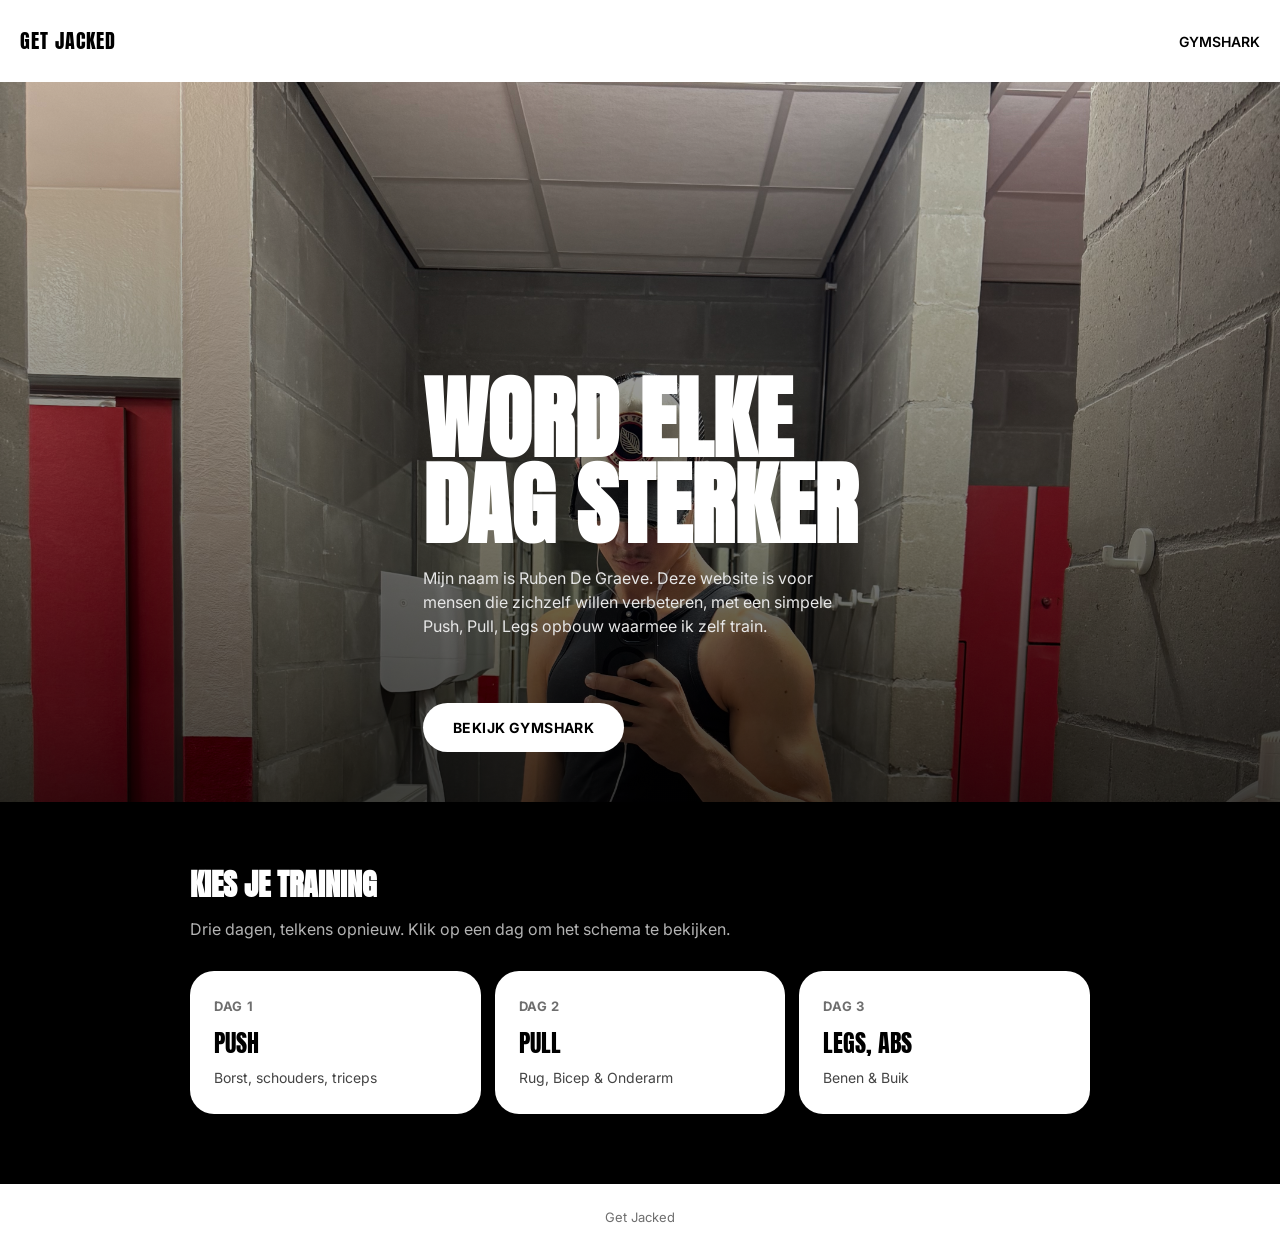
<file: index.html>
<!DOCTYPE html>
<html lang="nl">
<head>
<meta charset="UTF-8">
<meta name="viewport" content="width=device-width, initial-scale=1.0">
<title>GET JACKED</title>

<!-- Anton: dik, hoofdletter lettertype voor de titels, net als Gymshark gebruikt -->
<link rel="preconnect" href="https://fonts.googleapis.com">
<link href="https://fonts.googleapis.com/css2?family=Anton&family=Inter:wght@400;600;700&display=swap" rel="stylesheet">

<style>

  /* ===== Algemene stijl ===== */
  body {
    margin: 0;
    background-color: #ffffff;
    color: #000000;
    font-family: 'Inter', sans-serif;
    line-height: 1.5;
  }

  .inhoud {
    max-width: 900px;
    margin: 0 auto;
    padding: 0 20px;
  }

  /* ===== Bovenbalk ===== */
  .header {
    display: flex;
    justify-content: space-between;
    align-items: center;
    padding: 26px 20px;
  }

  .logo {
    font-family: 'Anton', sans-serif;
    font-size: 20px;
    letter-spacing: 0.05em;
  }

  .header a {
    color: #000000;
    text-decoration: none;
    font-weight: 600;
    font-size: 14px;
  }

  /* ===== Hero: grote foto met tekst erover ===== */
  .hero {
    position: relative;
    height: 80vh;
    min-height: 480px;
    background-image: linear-gradient(to top, rgba(0,0,0,0.75), rgba(0,0,0,0.15)), url('mezelf.jpg');
    background-size: cover;
    background-position: center 20%;
    display: flex;
    align-items: flex-end;
  }

  .hero-tekst {
    padding: 50px 20px;
    color: #ffffff;
  }

  .hero-tekst h1 {
    font-family: 'Anton', sans-serif;
    text-transform: uppercase;
    font-size: clamp(40px, 8vw, 90px);
    line-height: 0.95;
    margin: 0;
  }

  .hero-tekst p {
    max-width: 420px;
    margin-top: 18px;
    color: #e6e6e6;
  }

  .knop {
    display: inline-block;
    margin-top: 25px;
    background-color: #ffffff;
    color: #000000;
    text-decoration: none;
    font-weight: 700;
    font-size: 14px;
    text-transform: uppercase;
    letter-spacing: 0.03em;
    padding: 14px 30px;
    border-radius: 50px;   /* ronde "pil" knop, zoals Gymshark gebruikt */
  }

  /* ===== De 3 trainingsdagen, op zwarte achtergrond ===== */
  .dagen-sectie {
    background-color: #000000;
    color: #ffffff;
    padding: 60px 0 70px;
  }

  .dagen-titel h2 {
    font-family: 'Anton', sans-serif;
    text-transform: uppercase;
    font-size: 30px;
    margin: 0 0 10px 0;
  }

  .dagen-titel p {
    color: #b3b3b3;
    margin: 0 0 30px 0;
  }

  .dagen {
    display: flex;
    flex-wrap: wrap;
    gap: 14px;
  }

  .dag-kaart {
    flex: 1;
    min-width: 220px;
    background-color: #ffffff;
    color: #000000;
    text-decoration: none;
    padding: 26px 24px;
    border-radius: 24px;   /* zachte, ronde hoeken zoals de knoppen */
  }

  .dag-kaart:hover {
    background-color: #e6e6e6;
  }

  .dag-nummer {
    font-size: 13px;
    font-weight: 700;
    letter-spacing: 0.05em;
    color: #6e6e6e;
  }

  .dag-naam {
    font-family: 'Anton', sans-serif;
    text-transform: uppercase;
    font-size: 24px;
    margin-top: 8px;
  }

  .dag-uitleg {
    font-size: 14px;
    color: #444444;
    margin-top: 6px;
  }

  /* ===== Onderaan ===== */
  .footer {
    padding: 24px 20px;
    font-size: 13px;
    color: #6e6e6e;
    text-align: center;
  }

</style>
</head>

<body>

  <!-- Bovenbalk -->
  <div class="header">
    <div class="logo">GET JACKED</div>
    <a href="https://www.gymshark.com/" target="_blank">GYMSHARK</a>
  </div>

  <!-- Grote foto met titel erover -->
  <div class="hero">
    <div class="inhoud">
      <div class="hero-tekst">
        <h1>Word elke<br>dag sterker</h1>
        <p>Mijn naam is Ruben De Graeve. Deze website is voor mensen die zichzelf willen verbeteren, met een simpele Push, Pull, Legs opbouw waarmee ik zelf train.</p>
        <br>
        <a class="knop" href="https://www.gymshark.com/" target="_blank">Bekijk Gymshark</a>
      </div>
    </div>
  </div>

  <!-- De 3 trainingsdagen -->
  <div class="dagen-sectie">
    <div class="inhoud">
      <div class="dagen-titel">
        <h2>Kies je training</h2>
        <p>Drie dagen, telkens opnieuw. Klik op een dag om het schema te bekijken.</p>
      </div>
      <div class="dagen">
        <a class="dag-kaart" href="pushday.html">
          <div class="dag-nummer">DAG 1</div>
          <div class="dag-naam">Push</div>
          <div class="dag-uitleg">Borst, schouders, triceps</div>
        </a>
        <a class="dag-kaart" href="pullday.html">
          <div class="dag-nummer">DAG 2</div>
          <div class="dag-naam">Pull</div>
          <div class="dag-uitleg">Rug, Bicep & Onderarm</div>
        </a>
        <a class="dag-kaart" href="legsabs.html">
          <div class="dag-nummer">DAG 3</div>
          <div class="dag-naam">Legs, Abs</div>
          <div class="dag-uitleg">Benen & Buik</div>
        </a>
      </div>
    </div>
  </div>

  <!-- Onderbalk -->
  <div class="footer">
    Get Jacked
  </div>

</body>
</html>
</file>
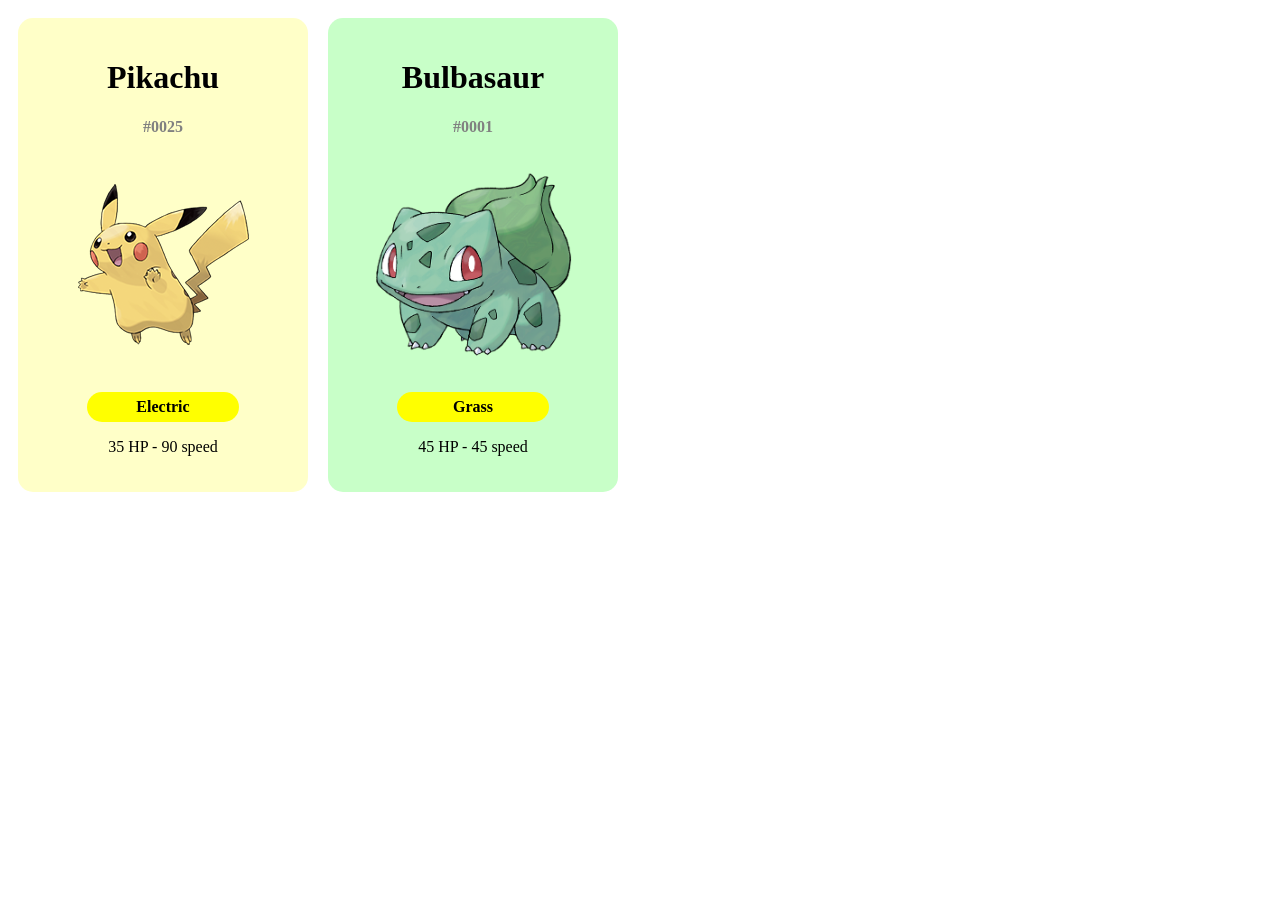
<file: pokemon/index.html>
<!DOCTYPE html>
<html lang="nl">
<head>
    <meta charset="UTF-8">
    <title>Pokemonkaarten</title>
    <style>
        * {
            font-family: verdana;
        }

        .pokemonkaart {
            width: 250px;
            margin: 10px;
            padding: 20px;
            border-radius: 15px;
            float: left;
        }

        .achtergrond-geel {
            background-color: #ffffc8;
        }

        .achtergrond-groen {
            background-color: #c8ffc8;
        }

        h1 {
            color: black;
            text-align: center;
        }

        h4 {
            color: gray;
            text-align: center;
        }

        img {
            width: 215px;
        }

        .type1 {
            border-radius: 20px;
            background-color: yellow;
            text-align: center;
            padding: 6px;
            width: 140px;
            margin: 10px auto;
            font-weight: bold;
        }

        p {
            text-align: center;
        }
    </style>
</head>
<body>

    <div class="pokemonkaart achtergrond-geel">
        <h1>Pikachu</h1>
        <h4>#0025</h4>
        <p><img src="025.png" alt="Pikachu"></p>
        <p class="type1">Electric</p>
        <p>35 HP - 90 speed</p>
    </div>

    <div class="pokemonkaart achtergrond-groen">
        <h1>Bulbasaur</h1>
        <h4>#0001</h4>
        <p><img src="001.png" alt="Bulbasaur"></p>
        <p class="type1">Grass</p>
        <p>45 HP - 45 speed</p>
    </div>

</body>
</html>
</file>
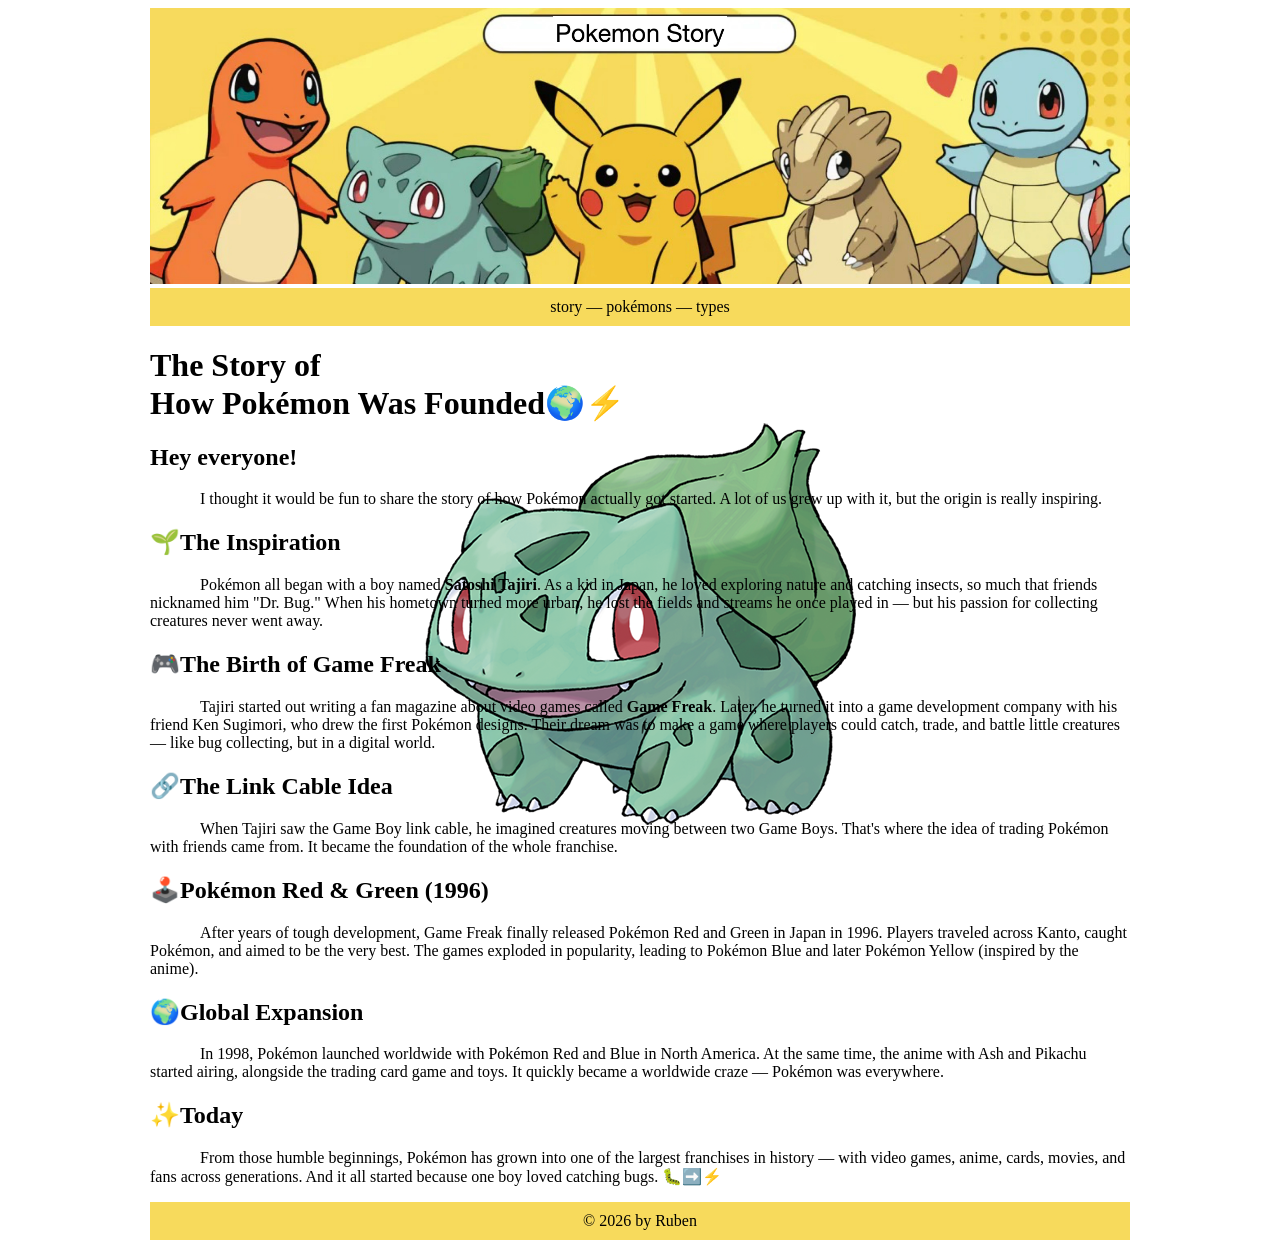
<file: story/index.html>
<!DOCTYPE html>
<html>
<head>
	<meta charset="UTF-8">
	<title>The Story</title>
	<link rel="stylesheet" href="style.css">
</head>
<body id="background">
	<img id="banner" src="img/banner.png" alt="banner">
	<div class="bar">
		<p><a href="index.html">story</a> &mdash; <a href="pokemons.html">pokémons</a> &mdash; <a href="types.html">types</a></p>
	</div>

	<h1>The Story of<br>How Pokémon Was Founded🌍⚡</h1>

	<h2>Hey everyone!</h2>
	<p>I thought it would be fun to share the story of how Pokémon actually got started. A lot of us grew up with it, but the origin is really inspiring.</p>

	<h2>🌱The Inspiration</h2>
	<p>Pokémon all began with a boy named <b>Satoshi Tajiri</b>. As a kid in Japan, he loved exploring nature and catching insects, so much that friends nicknamed him "Dr. Bug." When his hometown turned more urban, he lost the fields and streams he once played in &mdash; but his passion for collecting creatures never went away.</p>

	<h2>🎮The Birth of Game Freak</h2>
	<p>Tajiri started out writing a fan magazine about video games called <b>Game Freak</b>. Later, he turned it into a game development company with his friend Ken Sugimori, who drew the first Pokémon designs. Their dream was to make a game where players could catch, trade, and battle little creatures &mdash; like bug collecting, but in a digital world.</p>

	<h2>🔗The Link Cable Idea</h2>
	<p>When Tajiri saw the Game Boy link cable, he imagined creatures moving between two Game Boys. That's where the idea of trading Pokémon with friends came from. It became the foundation of the whole franchise.</p>

	<h2>🕹️Pokémon Red &amp; Green (1996)</h2>
	<p>After years of tough development, Game Freak finally released Pokémon Red and Green in Japan in 1996. Players traveled across Kanto, caught Pokémon, and aimed to be the very best. The games exploded in popularity, leading to Pokémon Blue and later Pokémon Yellow (inspired by the anime).</p>

	<h2>🌍Global Expansion</h2>
	<p>In 1998, Pokémon launched worldwide with Pokémon Red and Blue in North America. At the same time, the anime with Ash and Pikachu started airing, alongside the trading card game and toys. It quickly became a worldwide craze &mdash; Pokémon was everywhere.</p>

	<h2>✨Today</h2>
	<p>From those humble beginnings, Pokémon has grown into one of the largest franchises in history &mdash; with video games, anime, cards, movies, and fans across generations. And it all started because one boy loved catching bugs. 🐛➡️⚡</p>

	<div class="bar">
		<p>&copy; 2026 by Ruben</p>
	</div>
</body>
</html>
</file>
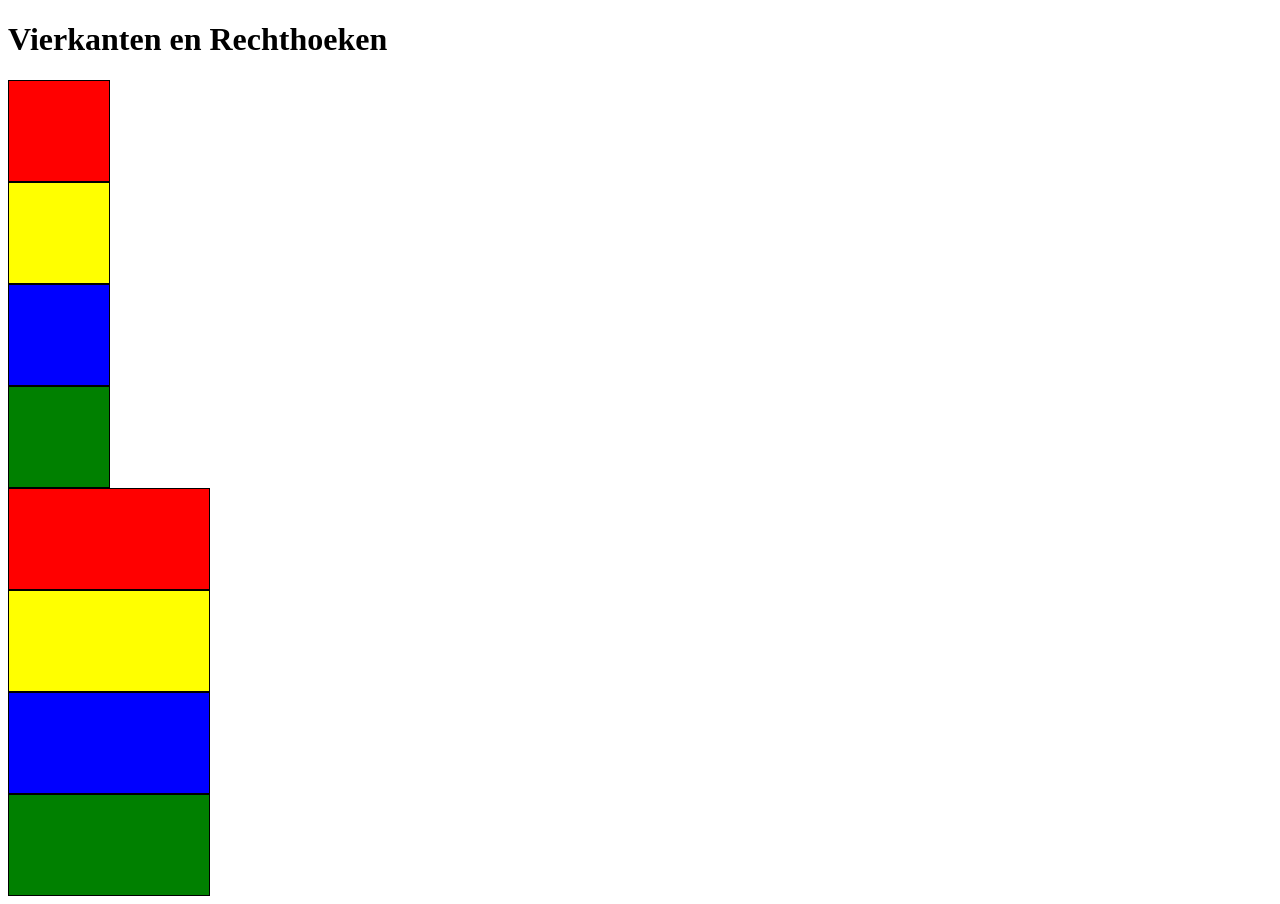
<file: vierkant/index.html>
<!DOCTYPE html>
<html>
<head>
    <title>Vierkant</title>
    <link rel="stylesheet" href="style.css">
</head>
<body>

    <h1>Vierkanten en Rechthoeken</h1>
    <div class = "vierkant rood"></div>
    <div class = "vierkant geel"></div>
    <div class = "vierkant blauw"></div>
    <div class = "vierkant groen"></div>

    <div class = "rechthoek rood"></div>
    <div class = "rechthoek geel"></div>
    <div class = "rechthoek blauw"></div>
    <div class = "rechthoek groen"></div>
    

</body>
</html>
</file>
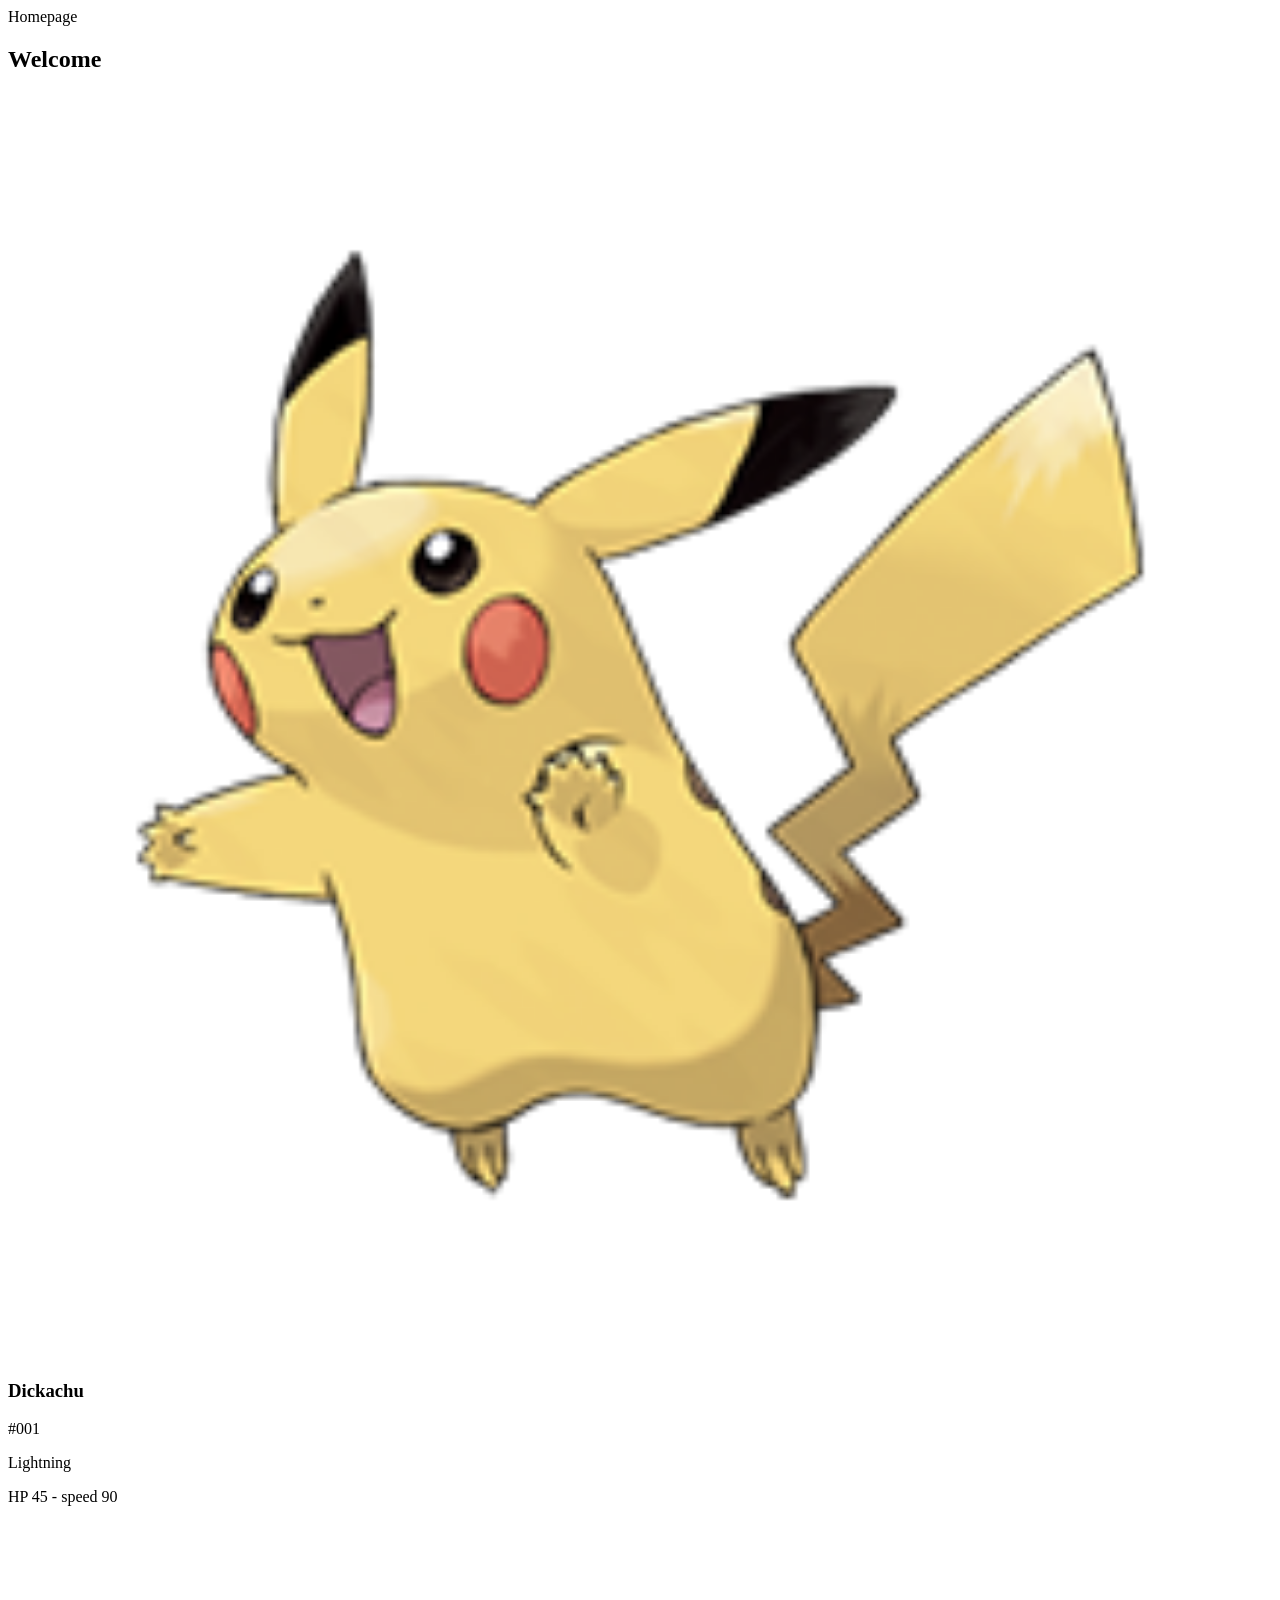
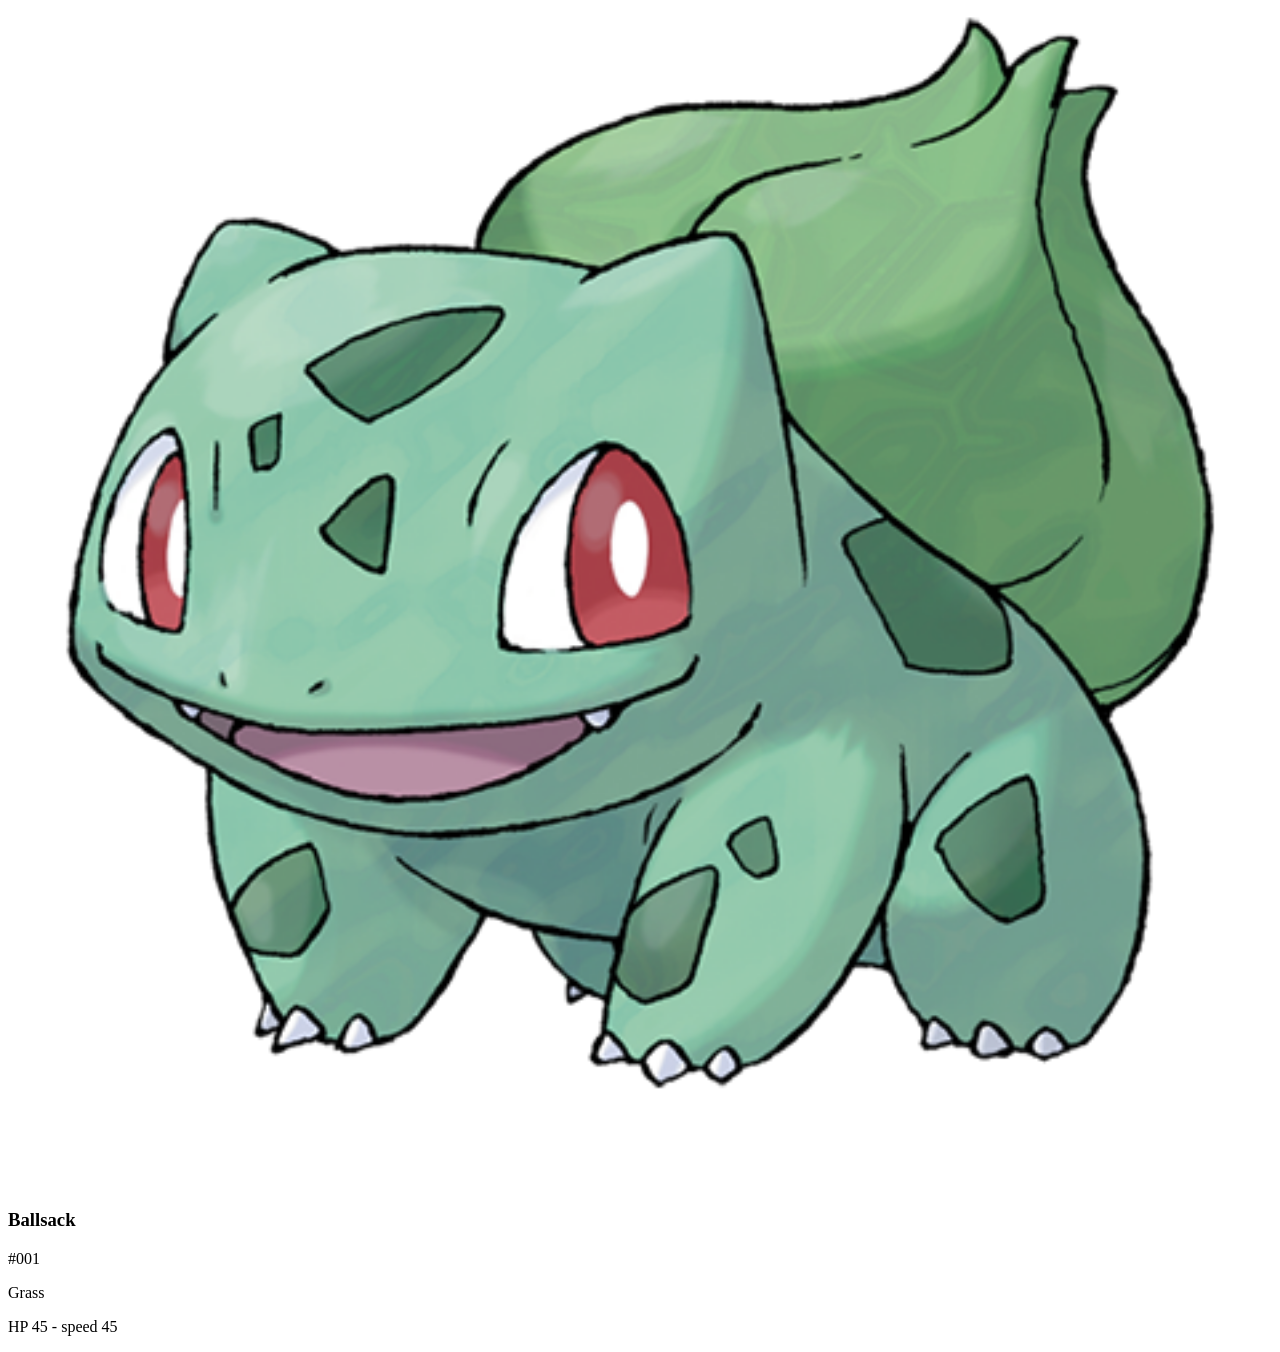
<file: w3css/index.html>
<!DOCTYPE html>
<html>
<head>
    <title>Homepage</title>
    <meta name="viewport" content="width=device-width, initial-scale=1">
    <link rel="stylesheet" href="https://www.w3schools.com/w3css/6/w3.css">
</head>
<body>

<div class="w3-bar w3-blue">
  <div class="w3-bar-item">Homepage</div>
</div>

<div class="w3-container">
  <h2>Welcome</h2>
    <div class="w3-row">
  <div class="w3-card-4 w3-third">
  <img src="../pokemon/025.png" alt="Avatar" style="width:100%">
  <div class="w3-container w3-center">
    <h3>Dickachu</h3>
      <p class="w3-text-gray">#001</p>
    <p class="w3-button w3-yellow w3-round-xxlarge">Lightning</p>
    <p>HP 45 - speed 90</p>
      
      
  </div>
</div>
    <div class="w3-card-4">
  <img src="../pokemon/001.png" alt="Avatar" style="width:100%">
  <div class="w3-container w3-center">
    <h3>Ballsack</h3>
      <p class="w3-text-gray">#001</p>
    <p class="w3-button w3-green w3-round-xxlarge">Grass</p>
    <p>HP 45 - speed 45</p>

    </div>
    </div>
    
</div>

</body>
</html>
</file>
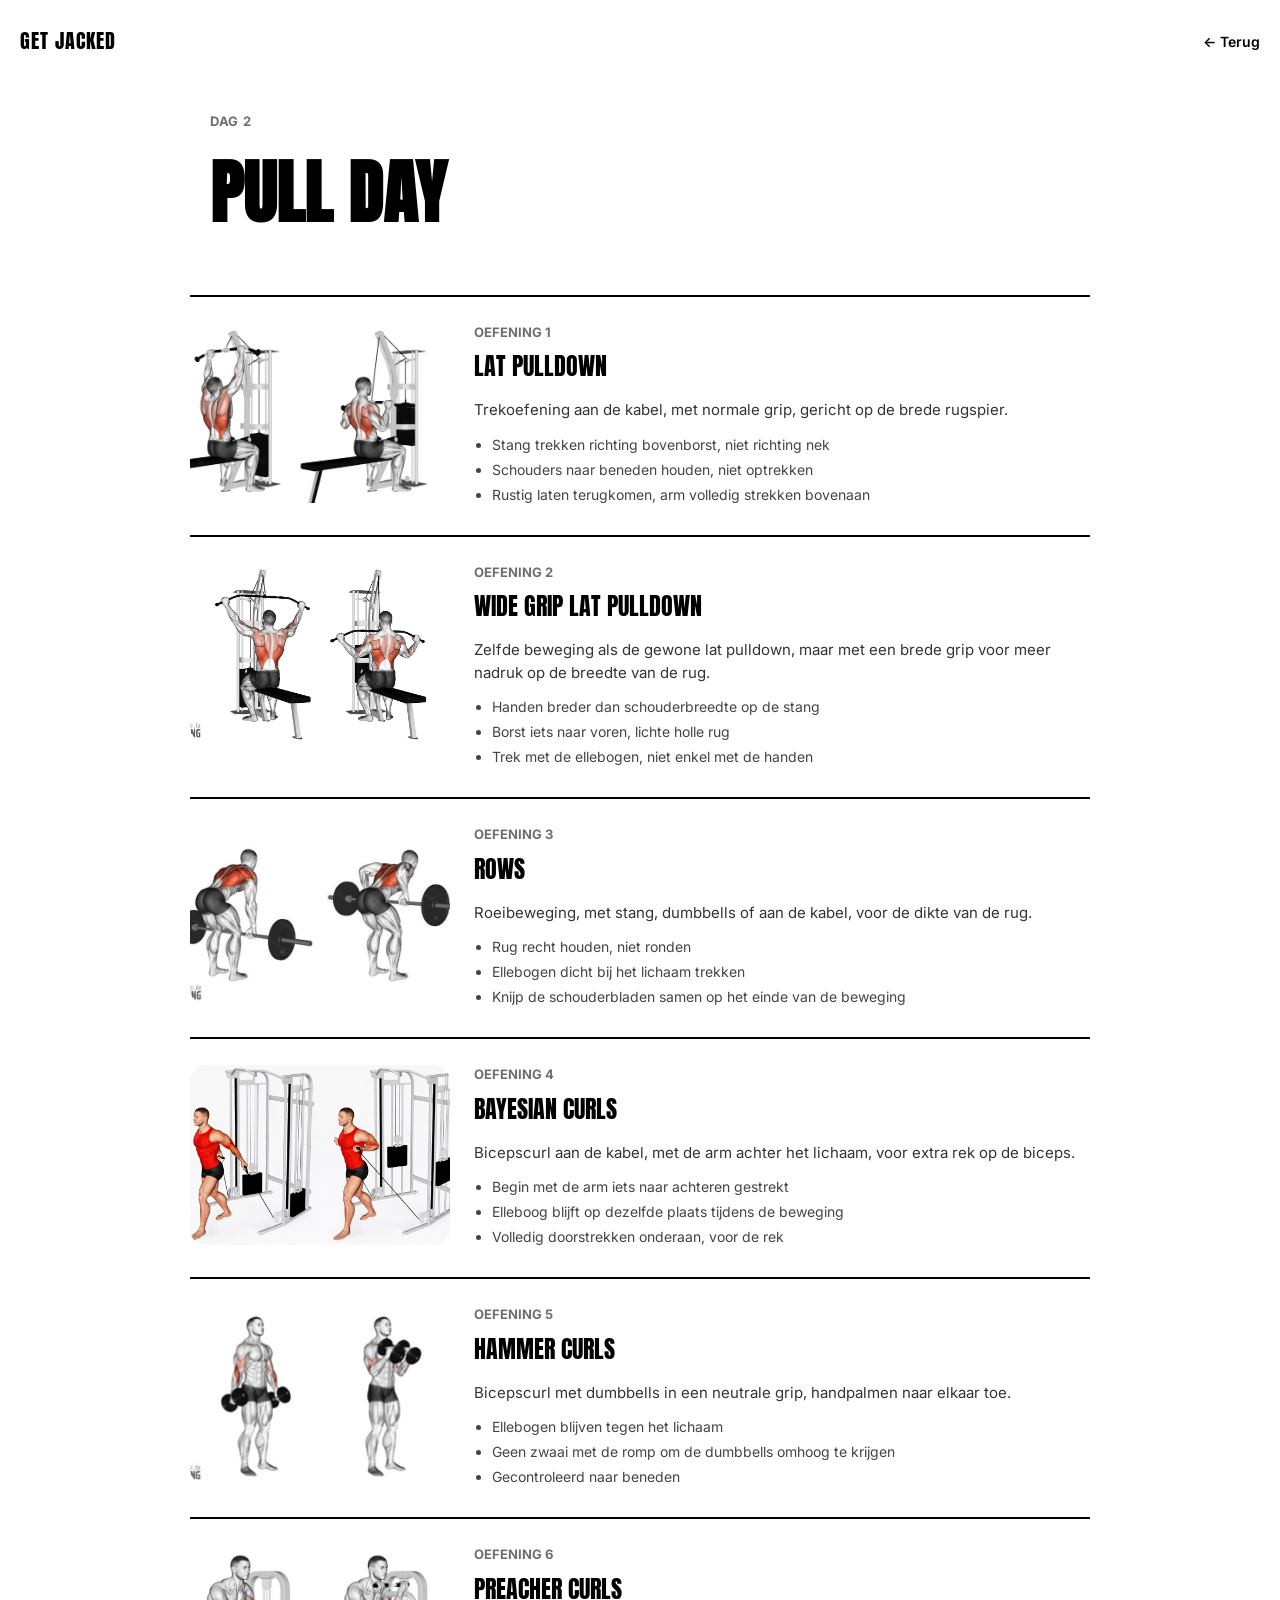
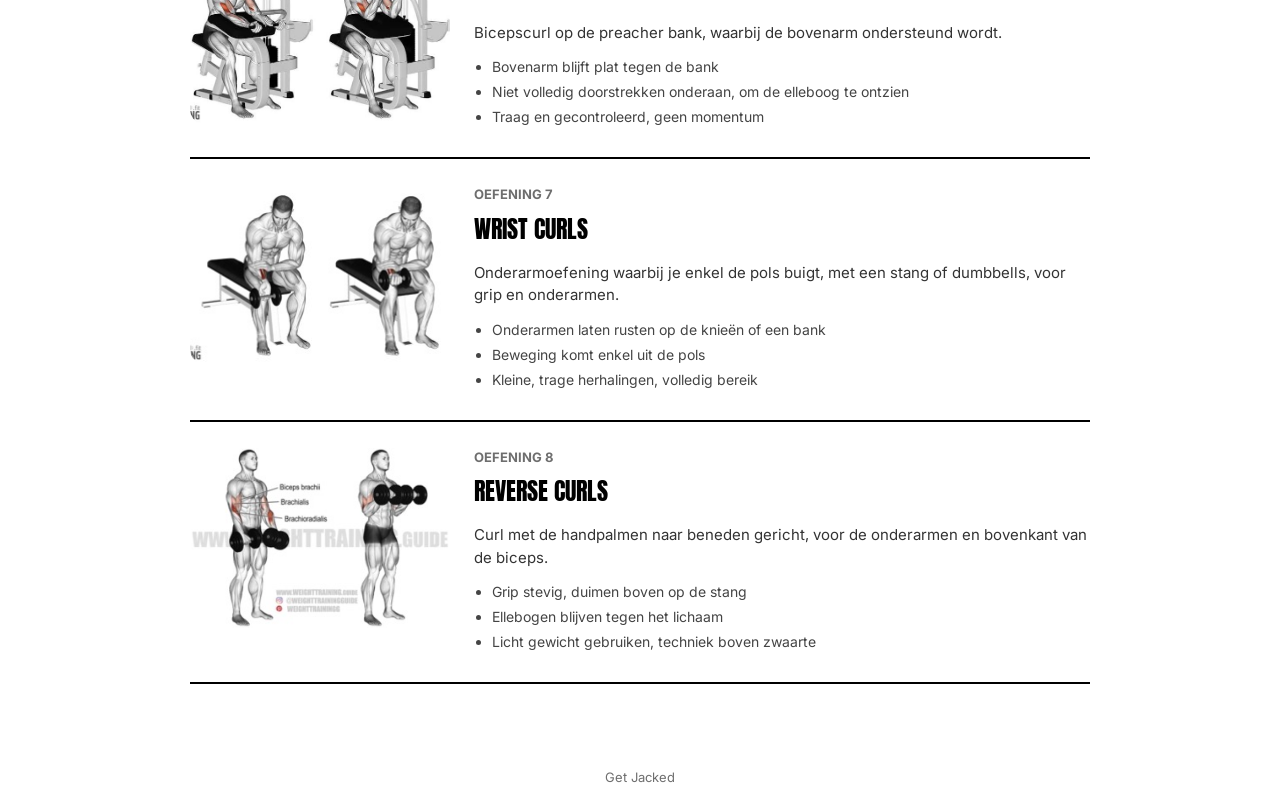
<file: pullday.html>
<!DOCTYPE html>
<html lang="nl">
<head>
<meta charset="UTF-8">
<meta name="viewport" content="width=device-width, initial-scale=1.0">
<title>Pull Day - Get Jacked</title>

<link rel="preconnect" href="https://fonts.googleapis.com">
<link href="https://fonts.googleapis.com/css2?family=Anton&family=Inter:wght@400;600;700&display=swap" rel="stylesheet">

<style>

  /* ===== Algemene stijl, zelfde basis als de andere pagina's ===== */
  body 
  {
    margin: 0;
    background-color: #ffffff;
    color: #000000;
    font-family: 'Inter', sans-serif;
    line-height: 1.5;
  }

  .inhoud 
  {
    max-width: 900px;
    margin: 0 auto;
    padding: 0 20px;
  }

  /* ===== Bovenbalk ===== */
  .header 
  {
    display: flex;
    justify-content: space-between;
    align-items: center;
    padding: 26px 20px;
  }

  .logo 
  {
    font-family: 'Anton', sans-serif;
    font-size: 20px;
    letter-spacing: 0.05em;
    text-decoration: none;
    color: #000000;
  }

  .header a.terug 
  {
    color: #000000;
    text-decoration: none;
    font-weight: 600;
    font-size: 14px;
  }

  /* ===== Titelblok van de pagina ===== */
  .pagina-titel 
  {
    padding: 30px 20px 50px;
  }

  .pagina-titel .label 
  {
    color: #6e6e6e;
    font-size: 13px;
    font-weight: 700;
    letter-spacing: 0.05em;
  }

  .pagina-titel h1 
  {
    font-family: 'Anton', sans-serif;
    text-transform: uppercase;
    font-size: clamp(40px, 8vw, 70px);
    margin: 8px 0 0 0;
  }

  /* ===== Een oefening: foto + uitleg naast elkaar ===== */
  .oefeningen 
  {
    padding-bottom: 60px;
  }

  .oefening 
  {
    display: flex;
    flex-wrap: wrap;
    gap: 24px;
    padding: 26px 0;
    border-top: 2px solid #000000;
  }

  .oefening:last-child 
  {
    border-bottom: 2px solid #000000;
  }

  .oefening-foto 
  {
    width: 260px;
    height: 180px;
    flex-shrink: 0;
    background-color: #f0f0f0;   /* grijs vlak zolang er nog geen foto is ingevuld */
    border-radius: 16px;
    object-fit: cover;
  }

  .oefening-info 
  {
    flex: 1;
    min-width: 220px;
  }

  .oefening-nummer 
  {
    color: #6e6e6e;
    font-size: 13px;
    font-weight: 700;
  }

  .oefening-naam 
  {
    font-family: 'Anton', sans-serif;
    text-transform: uppercase;
    font-size: 24px;
    margin: 6px 0 10px 0;
  }

  .oefening-uitleg 
  {
    color: #333333;
    font-size: 15px;
    margin-bottom: 12px;
  }

  .focuspunten 
  {
    margin: 0;
    padding-left: 18px;
    font-size: 14px;
    color: #444444;
  }

  .focuspunten li 
  {
    margin-bottom: 4px;
  }

  /* ===== Onderaan ===== */
  .footer 
  {
    padding: 24px 20px;
    font-size: 13px;
    color: #6e6e6e;
    text-align: center;
  }

</style>
</head>

<body>

  <!-- Bovenbalk, met link terug naar de homepagina -->
  <div class="header">
    <a class="logo" href="index.html">GET JACKED</a>
    <a class="terug" href="index.html">← Terug</a>
  </div>

  <!-- Titel van de pagina -->
  <div class="inhoud">
    <div class="pagina-titel">
      <div class="label">DAG 2</div>
      <h1>Pull Day</h1>
    </div>
  </div>

  <!-- Lijst van oefeningen -->
  <div class="inhoud">
    <div class="oefeningen">

      <!-- Oefening 1 -->
      <div class="oefening">
        <img class="oefening-foto" src="lat-pulldown.jpeg" alt="Lat pulldown">
        <div class="oefening-info">
          <div class="oefening-nummer">OEFENING 1</div>
          <div class="oefening-naam">Lat Pulldown</div>
          <p class="oefening-uitleg">Trekoefening aan de kabel, met normale grip, gericht op de brede rugspier.</p>
          <ul class="focuspunten">
            <li>Stang trekken richting bovenborst, niet richting nek</li>
            <li>Schouders naar beneden houden, niet optrekken</li>
            <li>Rustig laten terugkomen, arm volledig strekken bovenaan</li>
          </ul>
        </div>
      </div>

      <!-- Oefening 2 -->
      <div class="oefening">
        <img class="oefening-foto" src="wide-grip-lat-pulldown.jpeg" alt="Wilde grip lat pulldown">
        <div class="oefening-info">
          <div class="oefening-nummer">OEFENING 2</div>
          <div class="oefening-naam">Wide Grip Lat Pulldown</div>
          <p class="oefening-uitleg">Zelfde beweging als de gewone lat pulldown, maar met een brede grip voor meer nadruk op de breedte van de rug.</p>
          <ul class="focuspunten">
            <li>Handen breder dan schouderbreedte op de stang</li>
            <li>Borst iets naar voren, lichte holle rug</li>
            <li>Trek met de ellebogen, niet enkel met de handen</li>
          </ul>
        </div>
      </div>

      <!-- Oefening 3 -->
      <div class="oefening">
        <img class="oefening-foto" src="rows.jpeg" alt="Rows">
        <div class="oefening-info">
          <div class="oefening-nummer">OEFENING 3</div>
          <div class="oefening-naam">Rows</div>
          <p class="oefening-uitleg">Roeibeweging, met stang, dumbbells of aan de kabel, voor de dikte van de rug.</p>
          <ul class="focuspunten">
            <li>Rug recht houden, niet ronden</li>
            <li>Ellebogen dicht bij het lichaam trekken</li>
            <li>Knijp de schouderbladen samen op het einde van de beweging</li>
          </ul>
        </div>
      </div>

      <!-- Oefening 4 -->
      <div class="oefening">
        <img class="oefening-foto" src="bayesian-curl.jpg" alt="Bayesian curls">
        <div class="oefening-info">
          <div class="oefening-nummer">OEFENING 4</div>
          <div class="oefening-naam">Bayesian Curls</div>
          <p class="oefening-uitleg">Bicepscurl aan de kabel, met de arm achter het lichaam, voor extra rek op de biceps.</p>
          <ul class="focuspunten">
            <li>Begin met de arm iets naar achteren gestrekt</li>
            <li>Elleboog blijft op dezelfde plaats tijdens de beweging</li>
            <li>Volledig doorstrekken onderaan, voor de rek</li>
          </ul>
        </div>
      </div>

      <!-- Oefening 5 -->
      <div class="oefening">
        <img class="oefening-foto" src="hammer-curl.jpeg" alt="Hammer curls">
        <div class="oefening-info">
          <div class="oefening-nummer">OEFENING 5</div>
          <div class="oefening-naam">Hammer Curls</div>
          <p class="oefening-uitleg">Bicepscurl met dumbbells in een neutrale grip, handpalmen naar elkaar toe.</p>
          <ul class="focuspunten">
            <li>Ellebogen blijven tegen het lichaam</li>
            <li>Geen zwaai met de romp om de dumbbells omhoog te krijgen</li>
            <li>Gecontroleerd naar beneden</li>
          </ul>
        </div>
      </div>

      <!-- Oefening 6 -->
      <div class="oefening">
        <img class="oefening-foto" src="preacher-curl.jpeg" alt="Preacher curls">
        <div class="oefening-info">
          <div class="oefening-nummer">OEFENING 6</div>
          <div class="oefening-naam">Preacher Curls</div>
          <p class="oefening-uitleg">Bicepscurl op de preacher bank, waarbij de bovenarm ondersteund wordt.</p>
          <ul class="focuspunten">
            <li>Bovenarm blijft plat tegen de bank</li>
            <li>Niet volledig doorstrekken onderaan, om de elleboog te ontzien</li>
            <li>Traag en gecontroleerd, geen momentum</li>
          </ul>
        </div>
      </div>

      <!-- Oefening 7 -->
      <div class="oefening">
        <img class="oefening-foto" src="wrist-curl.jpeg" alt="Wrist curls">
        <div class="oefening-info">
          <div class="oefening-nummer">OEFENING 7</div>
          <div class="oefening-naam">Wrist Curls</div>
          <p class="oefening-uitleg">Onderarmoefening waarbij je enkel de pols buigt, met een stang of dumbbells, voor grip en onderarmen.</p>
          <ul class="focuspunten">
            <li>Onderarmen laten rusten op de knieën of een bank</li>
            <li>Beweging komt enkel uit de pols</li>
            <li>Kleine, trage herhalingen, volledig bereik</li>
          </ul>
        </div>
      </div>

      <!-- Oefening 8 -->
      <div class="oefening">
        <img class="oefening-foto" src="reverse-curl.jpeg" alt="Reverse curls">
        <div class="oefening-info">
          <div class="oefening-nummer">OEFENING 8</div>
          <div class="oefening-naam">Reverse Curls</div>
          <p class="oefening-uitleg">Curl met de handpalmen naar beneden gericht, voor de onderarmen en bovenkant van de biceps.</p>
          <ul class="focuspunten">
            <li>Grip stevig, duimen boven op de stang</li>
            <li>Ellebogen blijven tegen het lichaam</li>
            <li>Licht gewicht gebruiken, techniek boven zwaarte</li>
          </ul>
        </div>
      </div>

    </div>
  </div>

  <!-- Onderbalk -->
  <div class="footer">
    Get Jacked
  </div>

</body>
</html>
</file>
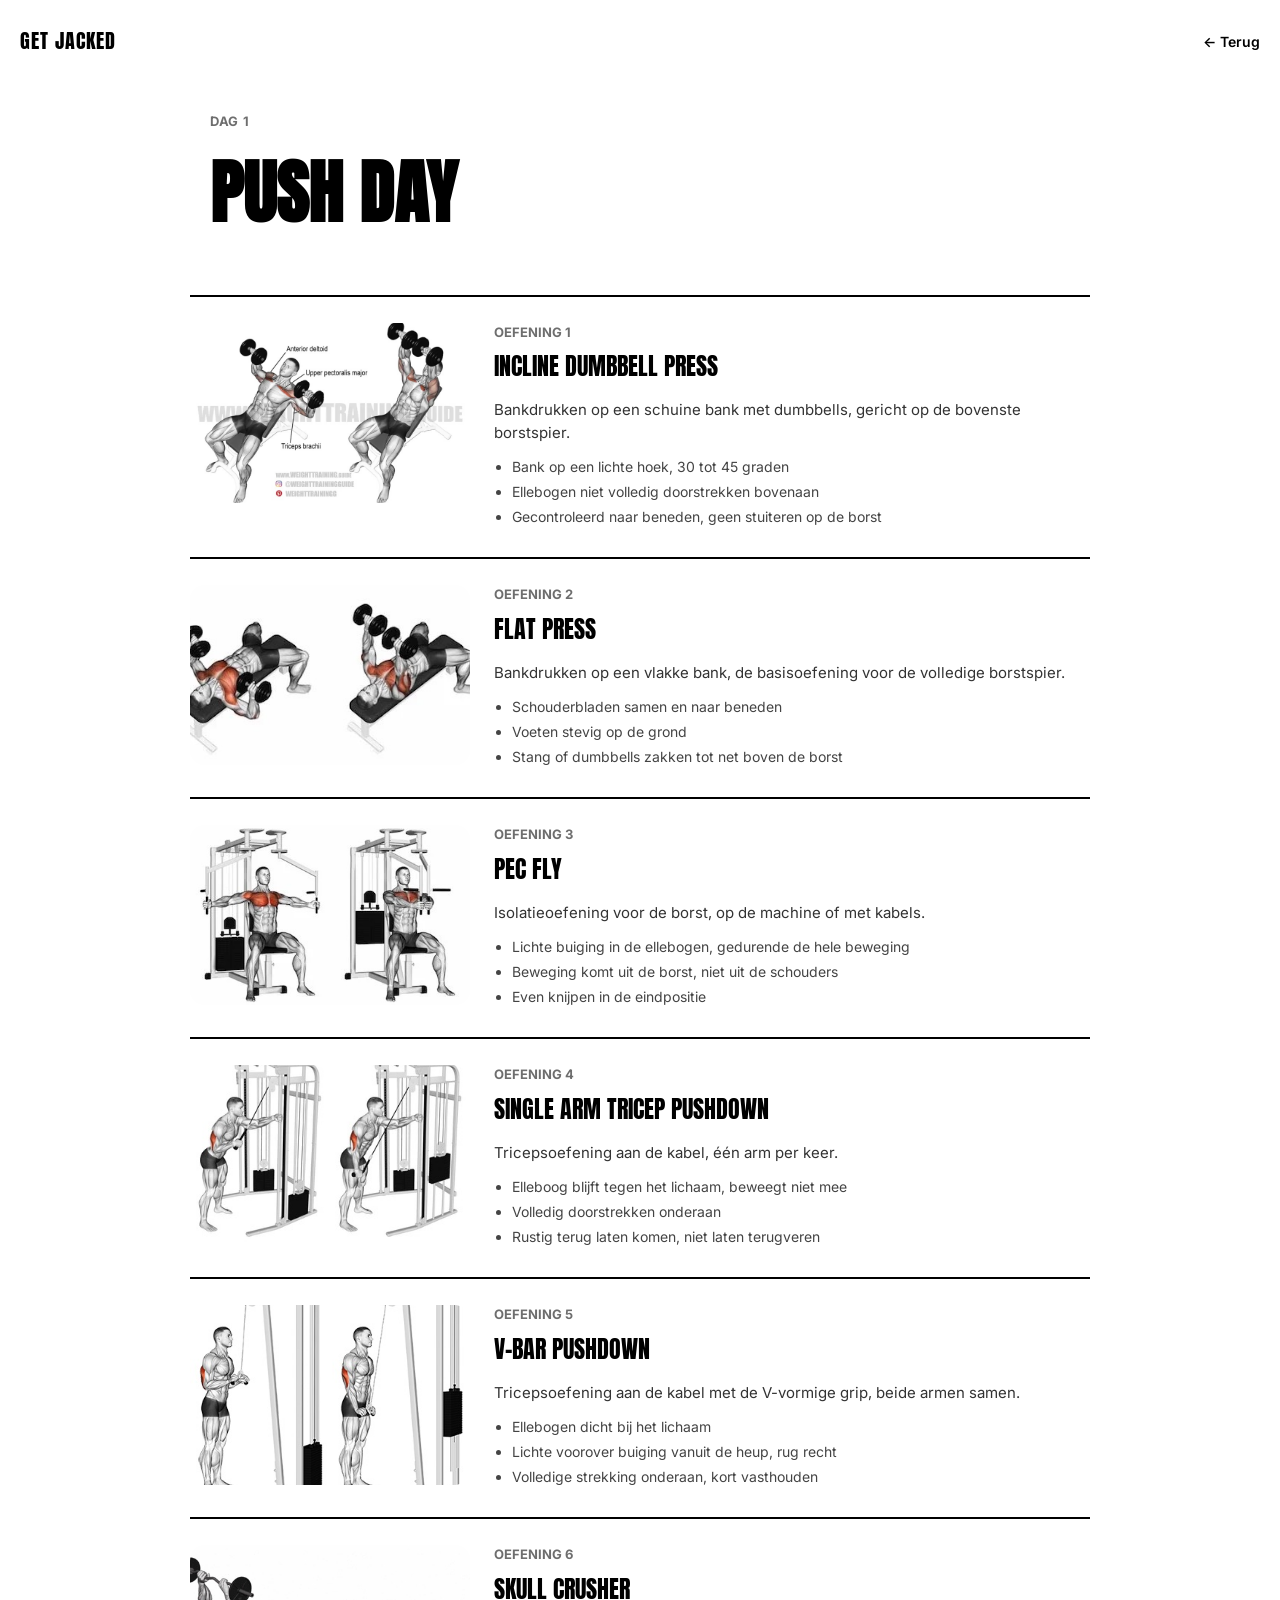
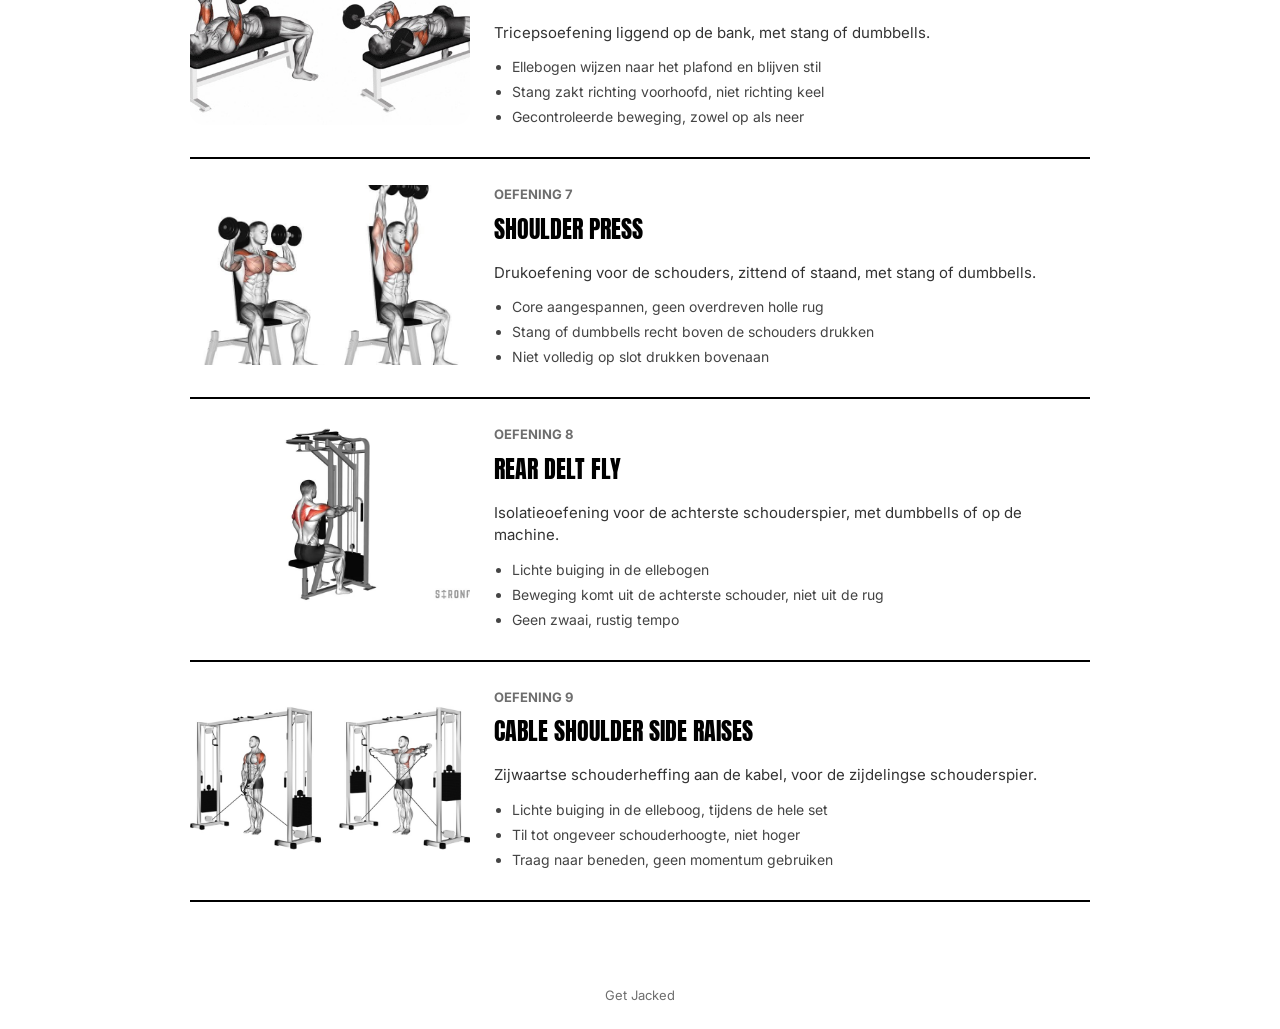
<file: pushday.html>
<!DOCTYPE html>
<html lang="nl">
<head>
<meta charset="UTF-8">
<meta name="viewport" content="width=device-width, initial-scale=1.0">
<title>Push Day - Get Jacked</title>

<link rel="preconnect" href="https://fonts.googleapis.com">
<link href="https://fonts.googleapis.com/css2?family=Anton&family=Inter:wght@400;600;700&display=swap" rel="stylesheet">

<style>

  /* ===== Algemene stijl, zelfde basis als index.html ===== */
  body 
    {
        margin: 0;
        background-color: #ffffff;
        color: #000000;
        font-family: 'Inter', sans-serif;
        line-height: 1.5;
    }

  .inhoud
    {
        max-width: 900px;
        margin: 0 auto;
        padding: 0 20px;
    }

  /* ===== Bovenbalk ===== */
  .header 
    {
        display: flex;
        justify-content: space-between;
        align-items: center;
        padding: 26px 20px;
    }

  .logo 
    {
        font-family: 'Anton', sans-serif;
        font-size: 20px;
        letter-spacing: 0.05em;
        text-decoration: none;
        color: #000000;
    }

  .header a.terug 
  {
    color: #000000;
    text-decoration: none;
    font-weight: 600;
    font-size: 14px;
  }

  /* ===== Titelblok van de pagina ===== */
  .pagina-titel 
  {
    padding: 30px 20px 50px;
  }

  .pagina-titel .label 
  {
    color: #6e6e6e;
    font-size: 13px;
    font-weight: 700;
    letter-spacing: 0.05em;
  }

  .pagina-titel h1 
  {
    font-family: 'Anton', sans-serif;
    text-transform: uppercase;
    font-size: clamp(40px, 8vw, 70px);
    margin: 8px 0 0 0;
  }

  /* ===== Een oefening: foto + uitleg naast elkaar ===== */
  .oefeningen 
  {
    padding-bottom: 60px;
  }

  .oefening 
  {
    display: flex;
    flex-wrap: wrap;
    gap: 24px;
    padding: 26px 0;
    border-top: 2px solid #000000;
  }

  .oefening:last-child 
  {
    border-bottom: 2px solid #000000;
  }

  .oefening-foto 
  {
    width: 280px;
    height: 180px;
    flex-shrink: 0;
    background-color: #f0f0f0;   /* grijs vlak zolang er nog geen foto is ingevuld */
    border-radius: 16px;
    object-fit: cover;
  }

  .oefening-info 
  {
    flex: 1;
    min-width: 220px;
  }

  .oefening-nummer 
  {
    color: #6e6e6e;
    font-size: 13px;
    font-weight: 700;
  }

  .oefening-naam 
  {
    font-family: 'Anton', sans-serif;
    text-transform: uppercase;
    font-size: 24px;
    margin: 6px 0 10px 0;
  }

  .oefening-uitleg 
  {
    color: #333333;
    font-size: 15px;
    margin-bottom: 12px;
  }

  .focuspunten 
  {
    margin: 0;
    padding-left: 18px;
    font-size: 14px;
    color: #444444;
  }

  .focuspunten li 
  {
    margin-bottom: 4px;
  }

  /* ===== Onderaan ===== */
  .footer 
  {
    padding: 24px 20px;
    font-size: 13px;
    color: #6e6e6e;
    text-align: center;
  }

</style>
</head>

<body>

  <!-- Bovenbalk, met link terug naar de homepagina -->
  <div class="header">
    <a class="logo" href="index.html">GET JACKED</a>
    <a class="terug" href="index.html">← Terug</a>
  </div>

  <!-- Titel van de pagina -->
  <div class="inhoud">
    <div class="pagina-titel">
      <div class="label">DAG 1</div>
      <h1>Push Day</h1>
    </div>
  </div>

  <!-- Lijst van oefeningen -->
  <div class="inhoud">
    <div class="oefeningen">

      <!-- Oefening 1 -->
      <div class="oefening">
        <img class="oefening-foto" src="incline-dumbbell-press.jpeg" alt="Incline dumbbell press">
        <div class="oefening-info">
          <div class="oefening-nummer">OEFENING 1</div>
          <div class="oefening-naam">Incline Dumbbell Press</div>
          <p class="oefening-uitleg">Bankdrukken op een schuine bank met dumbbells, gericht op de bovenste borstspier.</p>
          <ul class="focuspunten">
            <li>Bank op een lichte hoek, 30 tot 45 graden</li>
            <li>Ellebogen niet volledig doorstrekken bovenaan</li>
            <li>Gecontroleerd naar beneden, geen stuiteren op de borst</li>
          </ul>
        </div>
      </div>

      <!-- Oefening 2 -->
      <div class="oefening">
        <img class="oefening-foto" src="flat-press.jpeg" alt="Flat press">
        <div class="oefening-info">
          <div class="oefening-nummer">OEFENING 2</div>
          <div class="oefening-naam">Flat Press</div>
          <p class="oefening-uitleg">Bankdrukken op een vlakke bank, de basisoefening voor de volledige borstspier.</p>
          <ul class="focuspunten">
            <li>Schouderbladen samen en naar beneden</li>
            <li>Voeten stevig op de grond</li>
            <li>Stang of dumbbells zakken tot net boven de borst</li>
          </ul>
        </div>
      </div>

      <!-- Oefening 3 -->
      <div class="oefening">
        <img class="oefening-foto" src="pec-fly.jpeg" alt="Pec fly">
        <div class="oefening-info">
          <div class="oefening-nummer">OEFENING 3</div>
          <div class="oefening-naam">Pec Fly</div>
          <p class="oefening-uitleg">Isolatieoefening voor de borst, op de machine of met kabels.</p>
          <ul class="focuspunten">
            <li>Lichte buiging in de ellebogen, gedurende de hele beweging</li>
            <li>Beweging komt uit de borst, niet uit de schouders</li>
            <li>Even knijpen in de eindpositie</li>
          </ul>
        </div>
      </div>

      <!-- Oefening 4 -->
      <div class="oefening">
        <img class="oefening-foto" src="single-arm-tricep-pushdown.jpg" alt="Single arm tricep pushdown">
        <div class="oefening-info">
          <div class="oefening-nummer">OEFENING 4</div>
          <div class="oefening-naam">Single Arm Tricep Pushdown</div>
          <p class="oefening-uitleg">Tricepsoefening aan de kabel, één arm per keer.</p>
          <ul class="focuspunten">
            <li>Elleboog blijft tegen het lichaam, beweegt niet mee</li>
            <li>Volledig doorstrekken onderaan</li>
            <li>Rustig terug laten komen, niet laten terugveren</li>
          </ul>
        </div>
      </div>

      <!-- Oefening 5 -->
      <div class="oefening">
        <img class="oefening-foto" src="v-bar-pushdown.jpeg" alt="V-bar pushdown">
        <div class="oefening-info">
          <div class="oefening-nummer">OEFENING 5</div>
          <div class="oefening-naam">V-Bar Pushdown</div>
          <p class="oefening-uitleg">Tricepsoefening aan de kabel met de V-vormige grip, beide armen samen.</p>
          <ul class="focuspunten">
            <li>Ellebogen dicht bij het lichaam</li>
            <li>Lichte voorover buiging vanuit de heup, rug recht</li>
            <li>Volledige strekking onderaan, kort vasthouden</li>
          </ul>
        </div>
      </div>

      <!-- Oefening 6 -->
      <div class="oefening">
        <img class="oefening-foto" src="skull-crusher.jpeg" alt="Skull crusher">
        <div class="oefening-info">
          <div class="oefening-nummer">OEFENING 6</div>
          <div class="oefening-naam">Skull Crusher</div>
          <p class="oefening-uitleg">Tricepsoefening liggend op de bank, met stang of dumbbells.</p>
          <ul class="focuspunten">
            <li>Ellebogen wijzen naar het plafond en blijven stil</li>
            <li>Stang zakt richting voorhoofd, niet richting keel</li>
            <li>Gecontroleerde beweging, zowel op als neer</li>
          </ul>
        </div>
      </div>

      <!-- Oefening 7 -->
      <div class="oefening">
        <img class="oefening-foto" src="shoulder-press.jpg" alt="Shoulder press">
        <div class="oefening-info">
          <div class="oefening-nummer">OEFENING 7</div>
          <div class="oefening-naam">Shoulder Press</div>
          <p class="oefening-uitleg">Drukoefening voor de schouders, zittend of staand, met stang of dumbbells.</p>
          <ul class="focuspunten">
            <li>Core aangespannen, geen overdreven holle rug</li>
            <li>Stang of dumbbells recht boven de schouders drukken</li>
            <li>Niet volledig op slot drukken bovenaan</li>
          </ul>
        </div>
      </div>

      <!-- Oefening 8 -->
      <div class="oefening">
        <img class="oefening-foto" src="rear-delt-fly.jpeg" alt="Rear delt fly">
        <div class="oefening-info">
          <div class="oefening-nummer">OEFENING 8</div>
          <div class="oefening-naam">Rear Delt Fly</div>
          <p class="oefening-uitleg">Isolatieoefening voor de achterste schouderspier, met dumbbells of op de machine.</p>
          <ul class="focuspunten">
            <li>Lichte buiging in de ellebogen</li>
            <li>Beweging komt uit de achterste schouder, niet uit de rug</li>
            <li>Geen zwaai, rustig tempo</li>
          </ul>
        </div>
      </div>

      <!-- Oefening 9 -->
      <div class="oefening">
        <img class="oefening-foto" src="cable-shoulder-side-raise.jpeg" alt="Cable shoulder side raises">
        <div class="oefening-info">
          <div class="oefening-nummer">OEFENING 9</div>
          <div class="oefening-naam">Cable Shoulder Side Raises</div>
          <p class="oefening-uitleg">Zijwaartse schouderheffing aan de kabel, voor de zijdelingse schouderspier.</p>
          <ul class="focuspunten">
            <li>Lichte buiging in de elleboog, tijdens de hele set</li>
            <li>Til tot ongeveer schouderhoogte, niet hoger</li>
            <li>Traag naar beneden, geen momentum gebruiken</li>
          </ul>
        </div>
      </div>

    </div>
  </div>

  <!-- Onderbalk -->
  <div class="footer">
    Get Jacked
  </div>

</body>
</html>
</file>
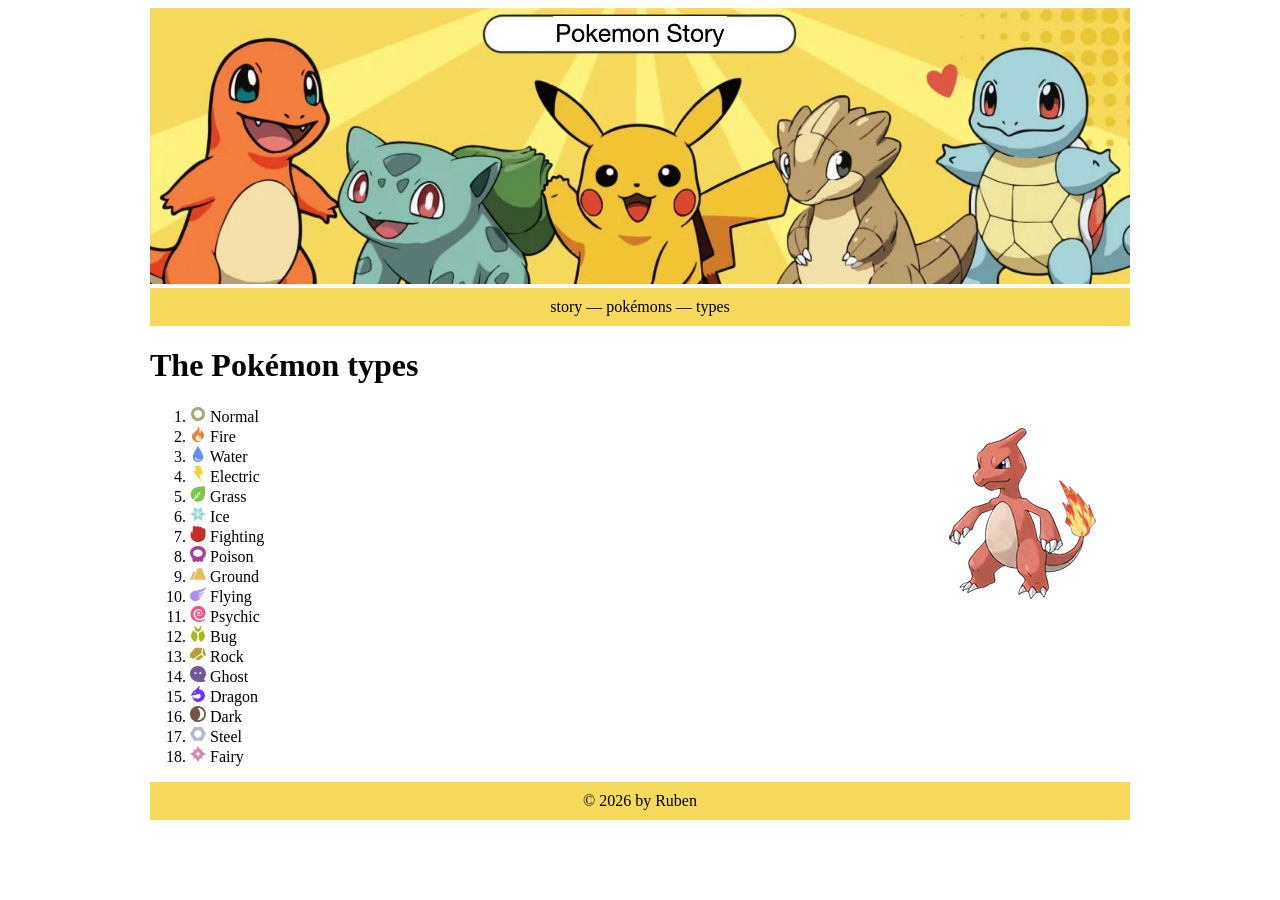
<file: story/types.html>
<!DOCTYPE html>
<html>
<head>
	<meta charset="UTF-8">
	<title>The Pokémon Types</title>
	<link rel="stylesheet" href="style.css">
</head>
<body>
	<img id="banner" src="img/banner.png" alt="banner">
	<div class="bar">
		<p><a href="index.html">story</a> &mdash; <a href="pokemons.html">pokémons</a> &mdash; <a href="types.html">types</a></p>
	</div>

	<h1>The Pokémon types</h1>

	<img class="rechtsdrijven" src="img/005.png" alt="Charmeleon">

	<ol>
		<li><img class="type" src="img/normal.svg"> Normal</li>
		<li><img class="type" src="img/fire.svg"> Fire</li>
		<li><img class="type" src="img/water.svg"> Water</li>
		<li><img class="type" src="img/electric.svg"> Electric</li>
		<li><img class="type" src="img/grass.svg"> Grass</li>
		<li><img class="type" src="img/ice.svg"> Ice</li>
		<li><img class="type" src="img/fighting.svg"> Fighting</li>
		<li><img class="type" src="img/poison.svg"> Poison</li>
		<li><img class="type" src="img/ground.svg"> Ground</li>
		<li><img class="type" src="img/flying.svg"> Flying</li>
		<li><img class="type" src="img/psychic.svg"> Psychic</li>
		<li><img class="type" src="img/bug.svg"> Bug</li>
		<li><img class="type" src="img/rock.svg"> Rock</li>
		<li><img class="type" src="img/ghost.svg"> Ghost</li>
		<li><img class="type" src="img/dragon.svg"> Dragon</li>
		<li><img class="type" src="img/dark.svg"> Dark</li>
		<li><img class="type" src="img/steel.svg"> Steel</li>
		<li><img class="type" src="img/fairy.svg"> Fairy</li>
	</ol>

	<div class="bar">
		<p>&copy; 2026 by Ruben</p>
	</div>
</body>
</html>
</file>
<file: story/style.css>
* 
{
	font-family: verdana;
}
a:any-link 
{
	text-decoration-line: none;
	color: black;
}
body 
{
	max-width: 980px;
	margin-left: auto;
	margin-right: auto;
}
body#background 
{
	background-image: url("img/001.png");
	background-position: center;
	background-repeat: no-repeat;
}
#banner 
{
	width: 100%;
}
.bar 
{
	background-color: #F7DA5C;
}
p 
{
	text-indent: 50px;
}
.bar p 
{
	margin: 0px;
	padding-top: 10px;
	padding-bottom: 10px;
	text-align: center;
	text-indent: 0px;
}
table 
{
	width: 100%;
	border-collapse: collapse;
}
th, td 
{
	border: 1px solid lightgrey;
	padding: 10px;
}
.rechts 
{
	text-align: right;
}
.midden 
{
	text-align: center;
}
.pokemon 
{
	width: 40px;
	height: 40px;
}
.type 
{
	width: 16px;
	height: 16px;
}
.rechtsdrijven 
{
	float: right;
}
</file>
<file: vierkant/style.css>
.vierkant {
  width:100px;
  height:100px;
  border:1px solid black;
  
}

.rood{
    background-color: red;
 
}
.blauw{
    background-color: blue;
 
}
.geel{
    background-color: yellow;
 
}
.groen{
    background-color: green;
 
}

.rechthoek {
  width:200px;
  height:100px;
  border:1px solid black;
</file>
